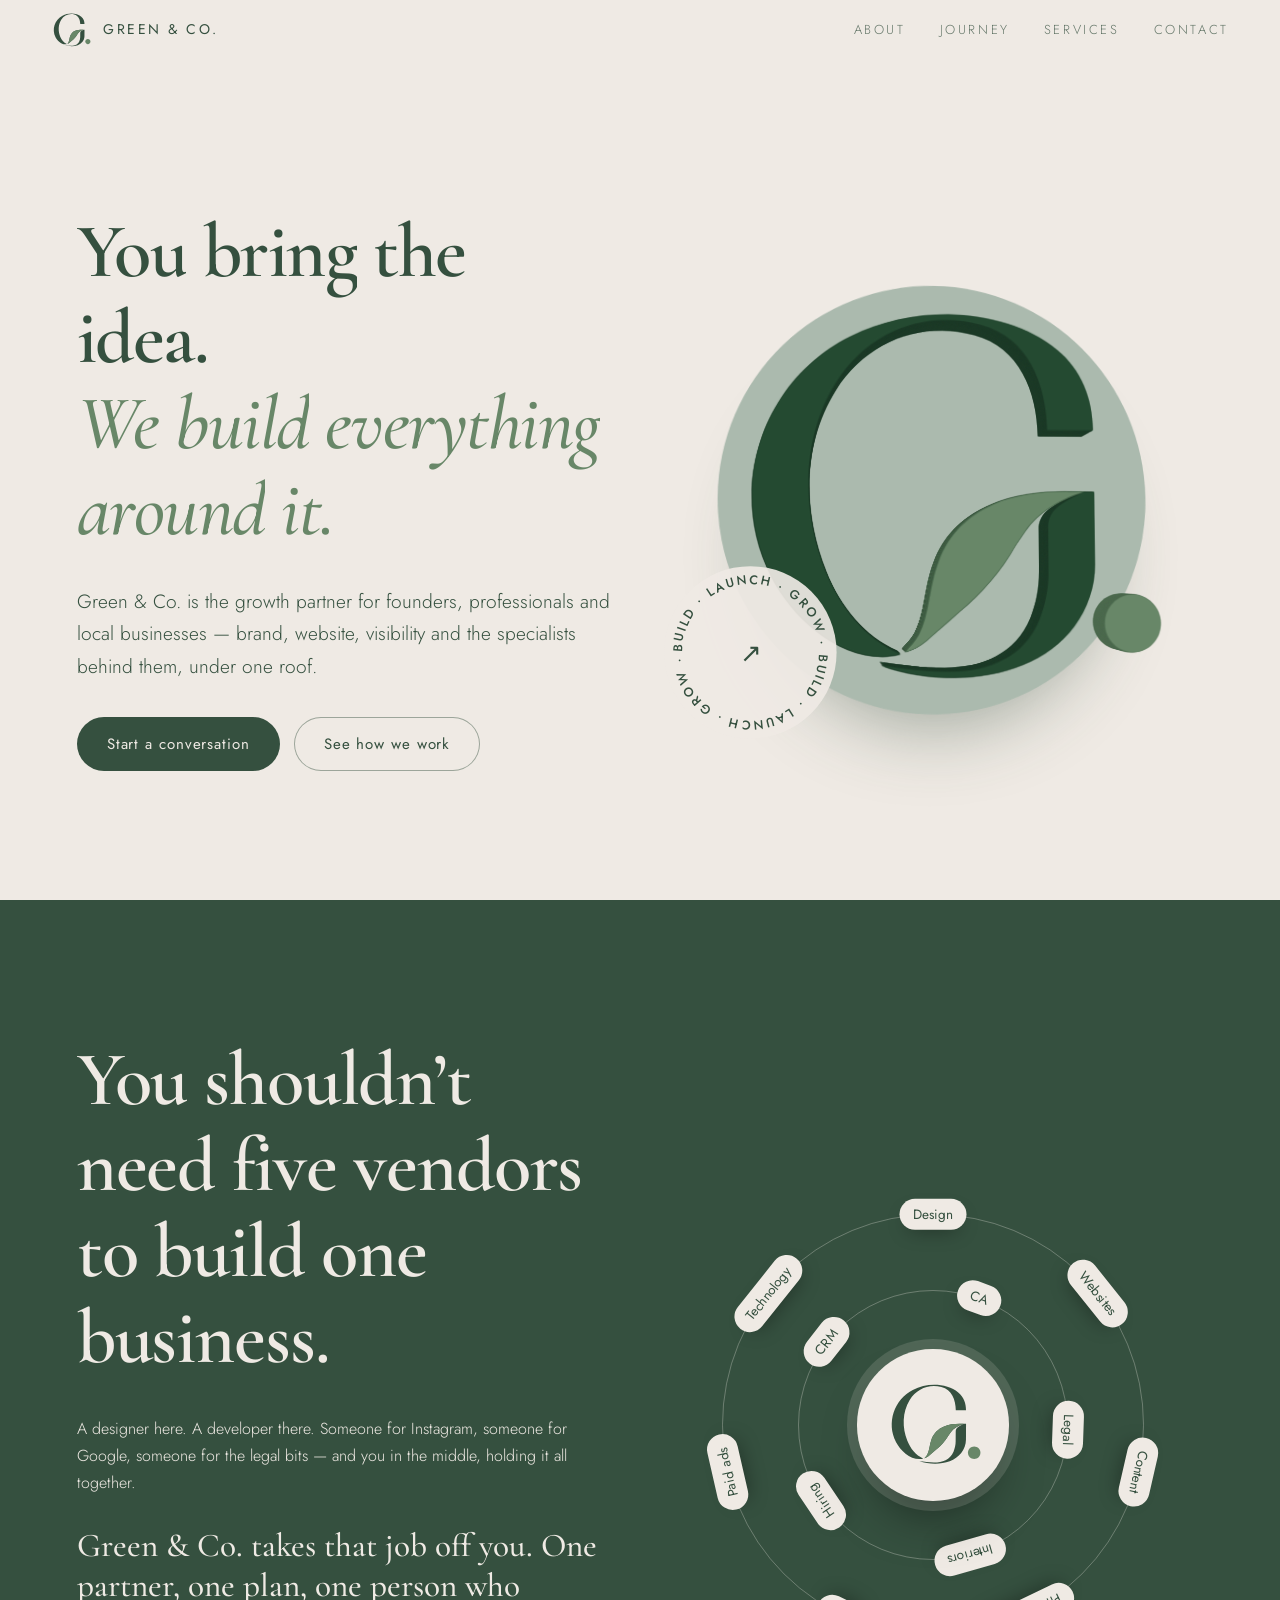
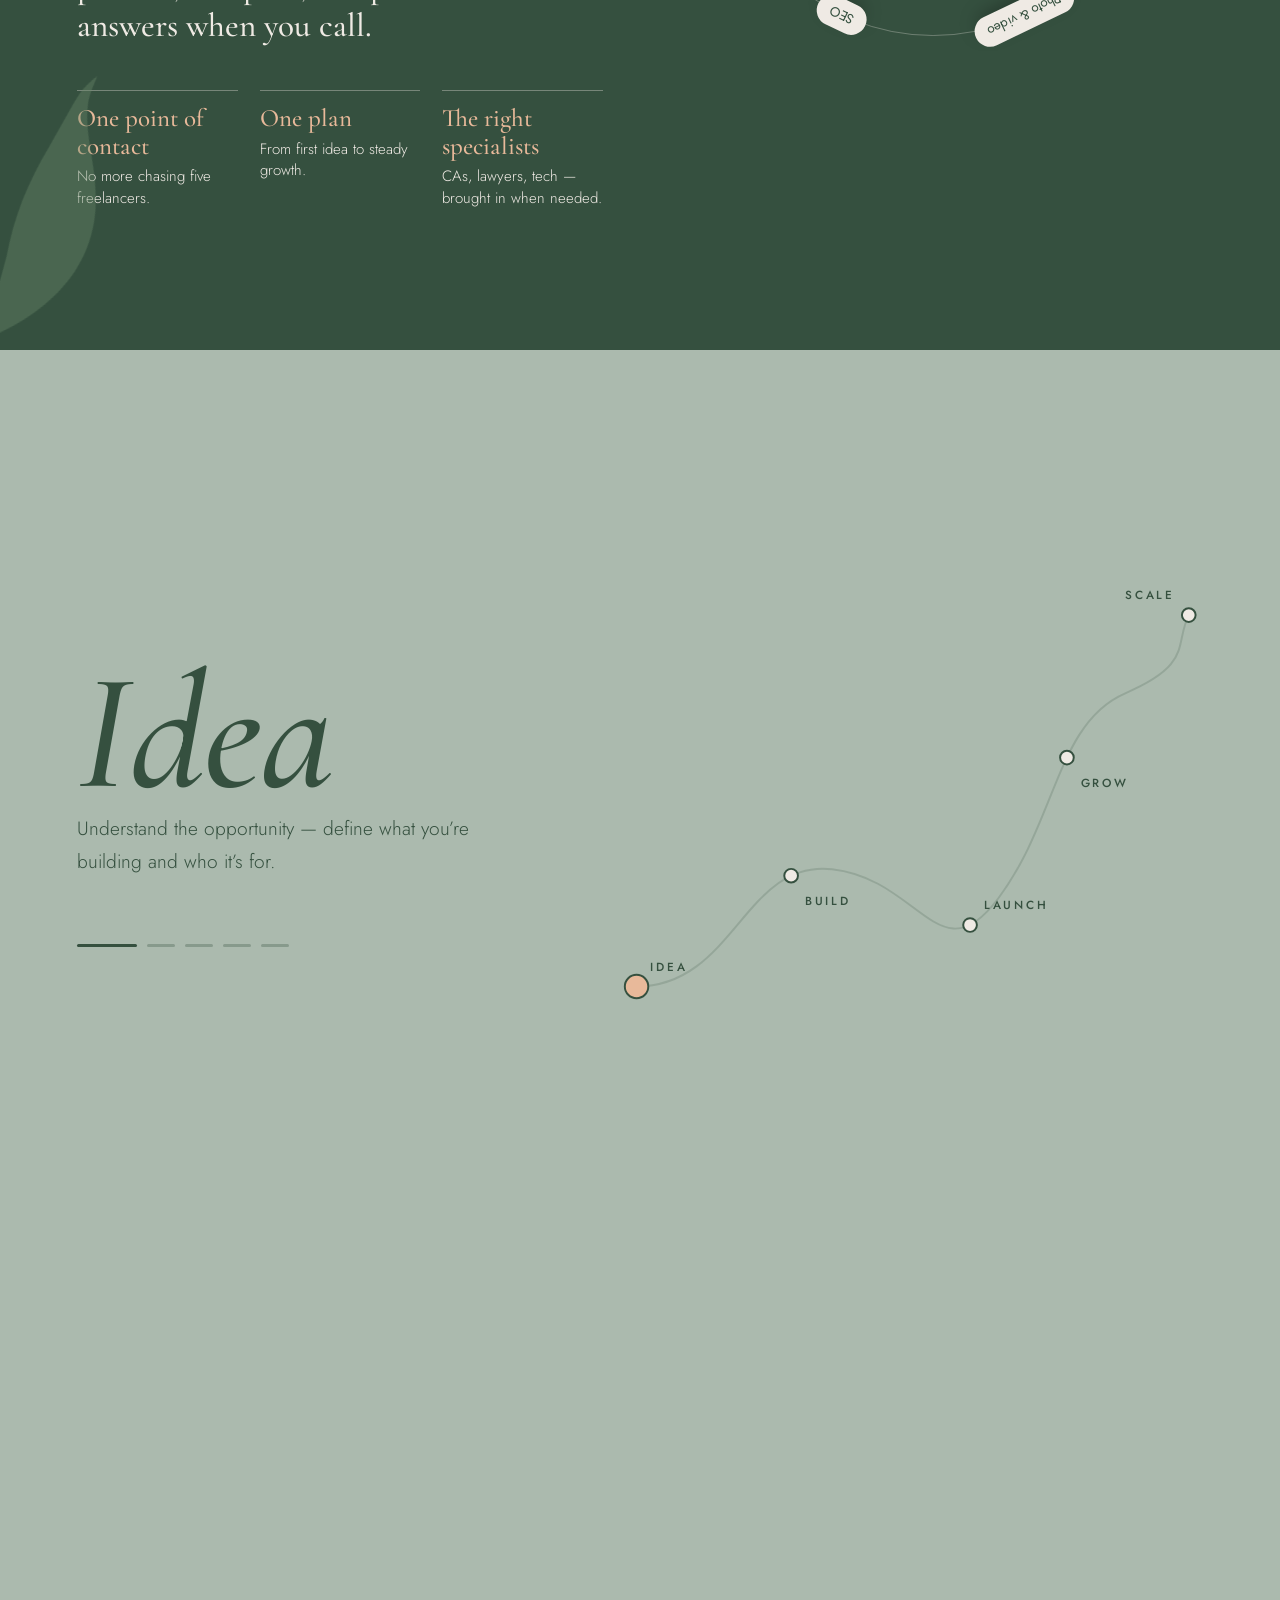
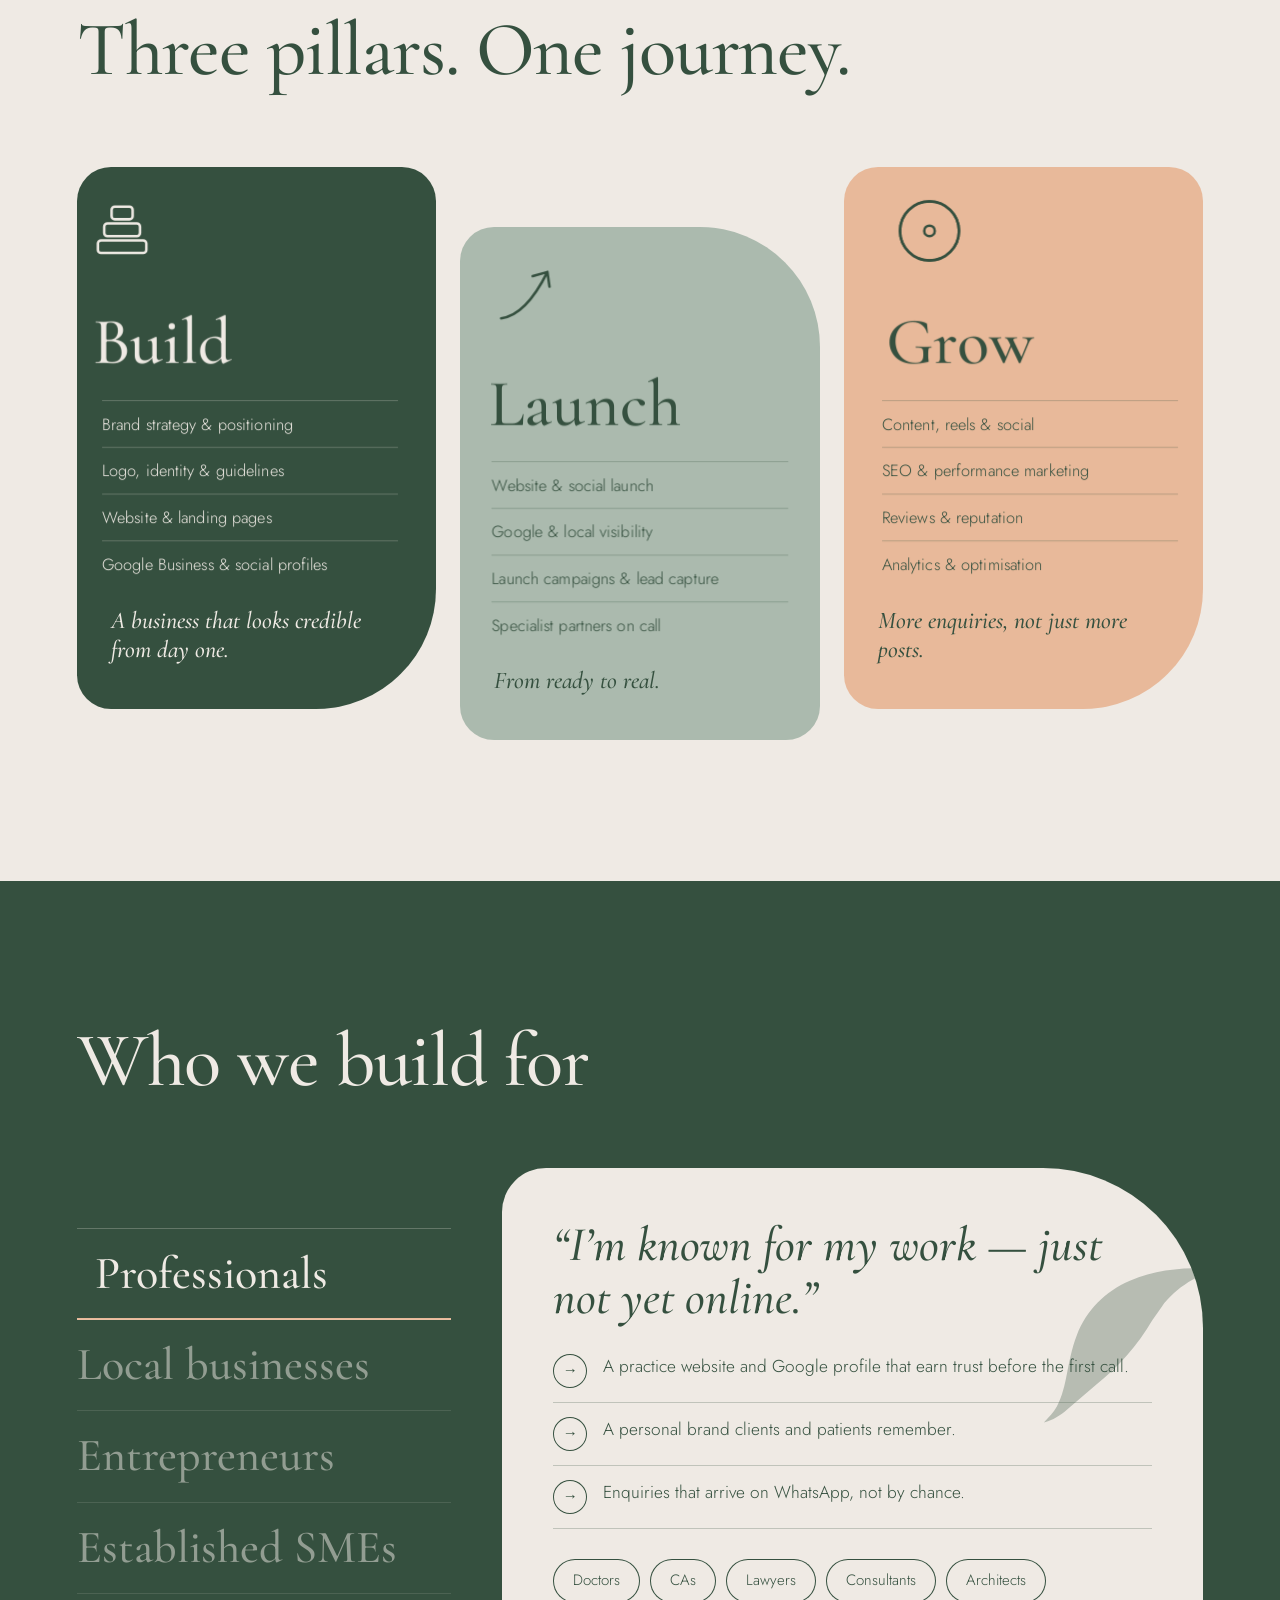
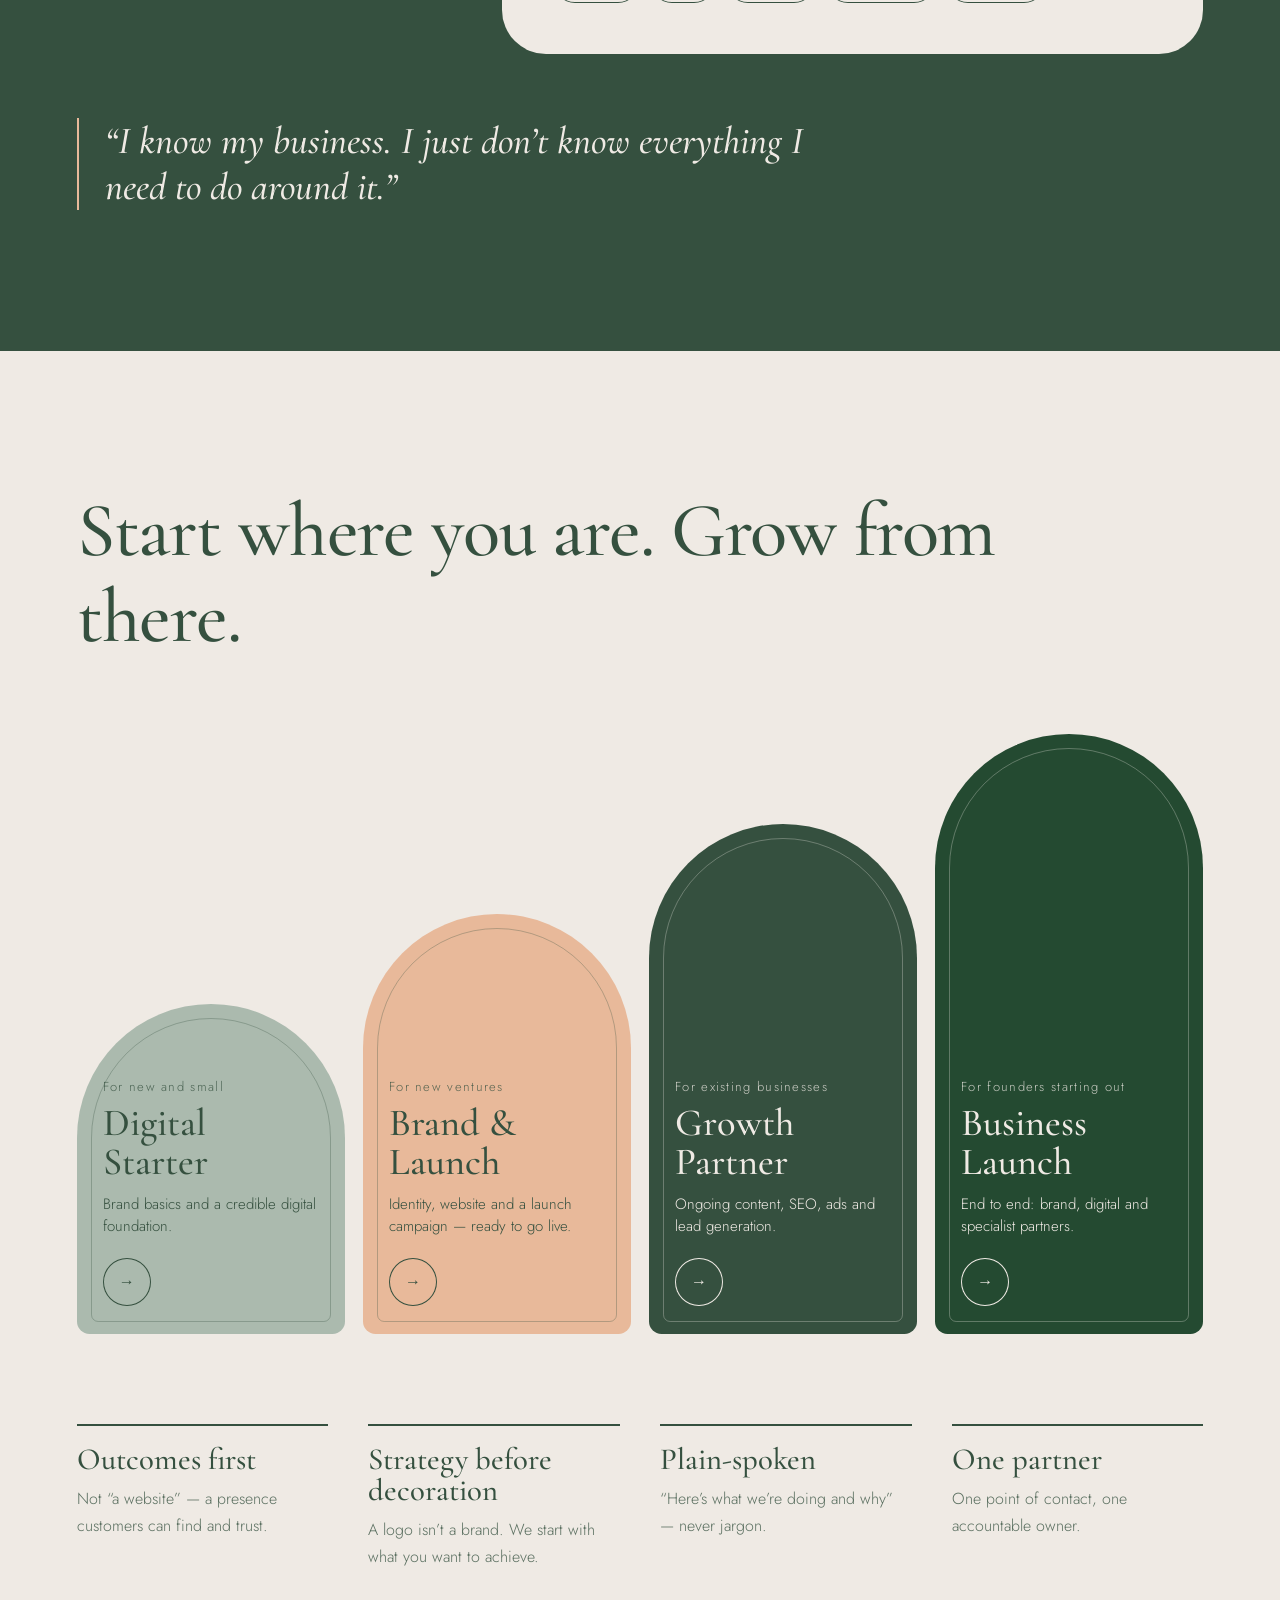
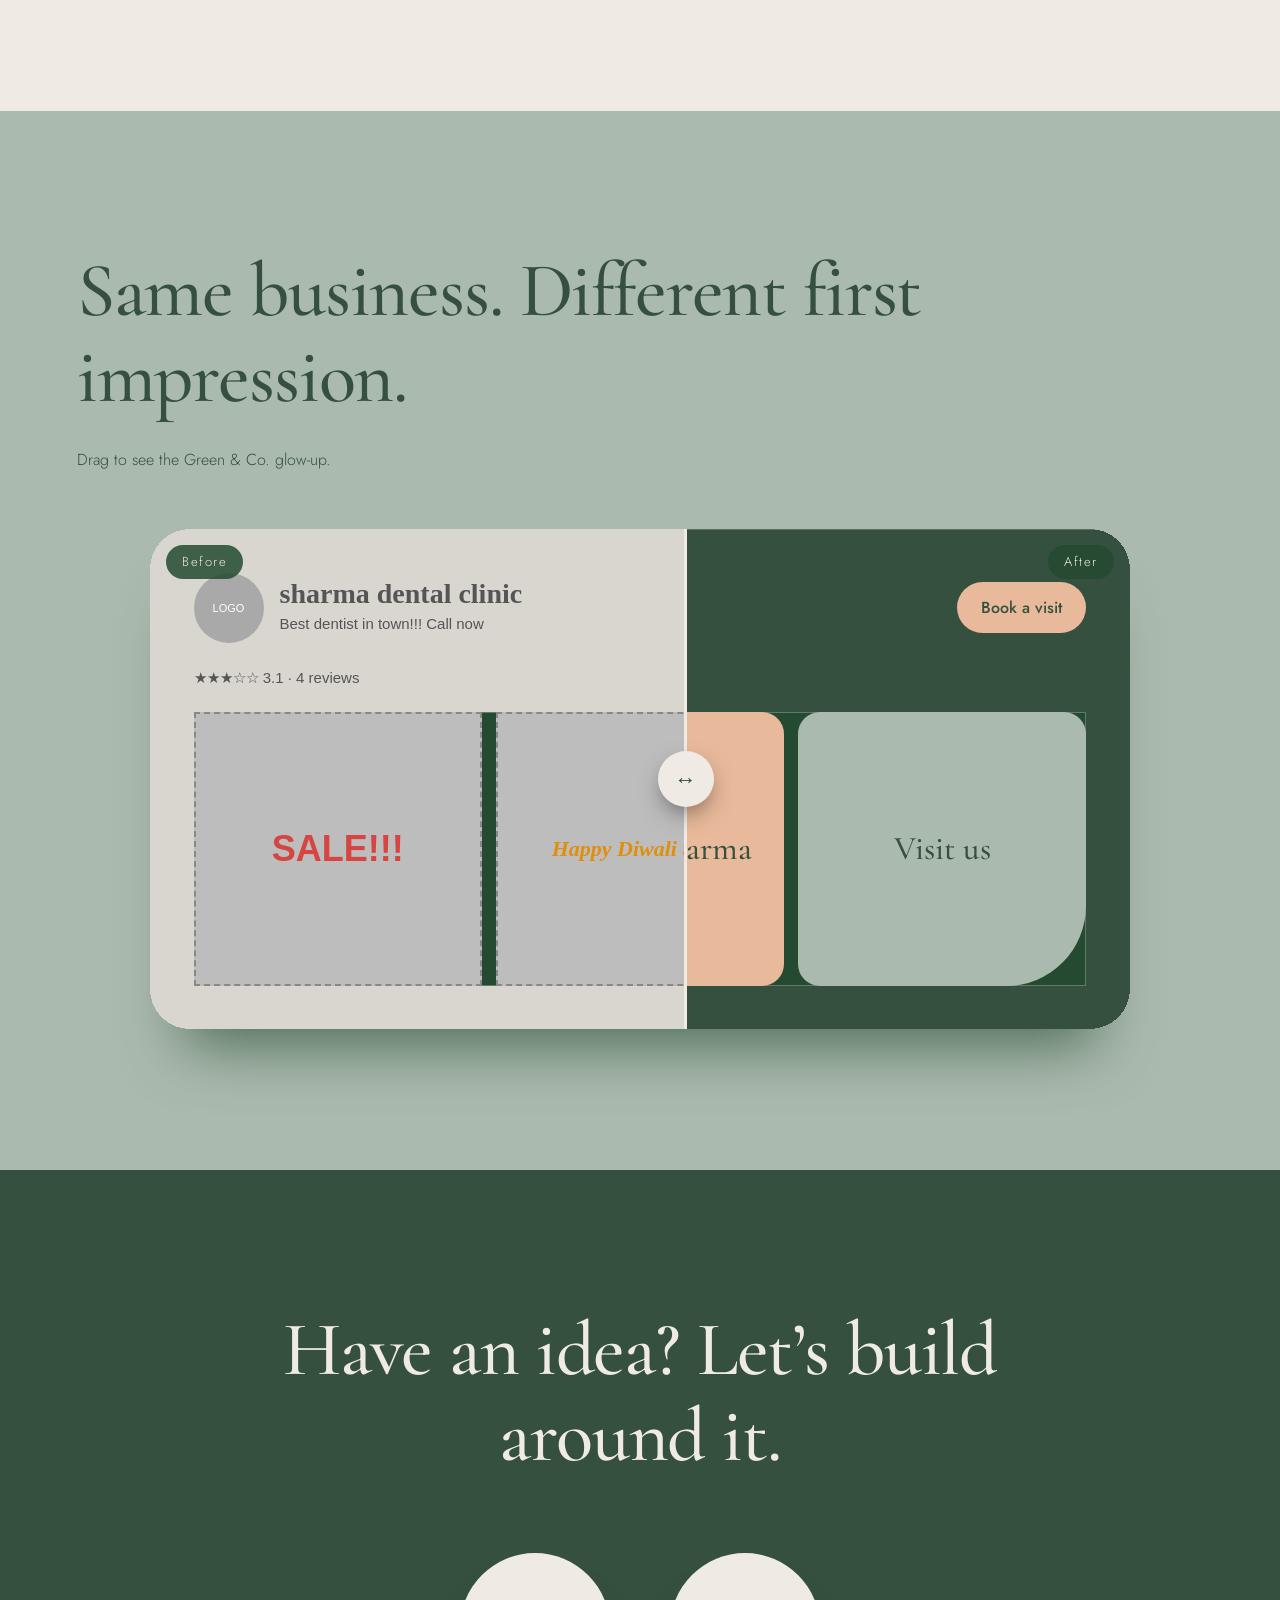
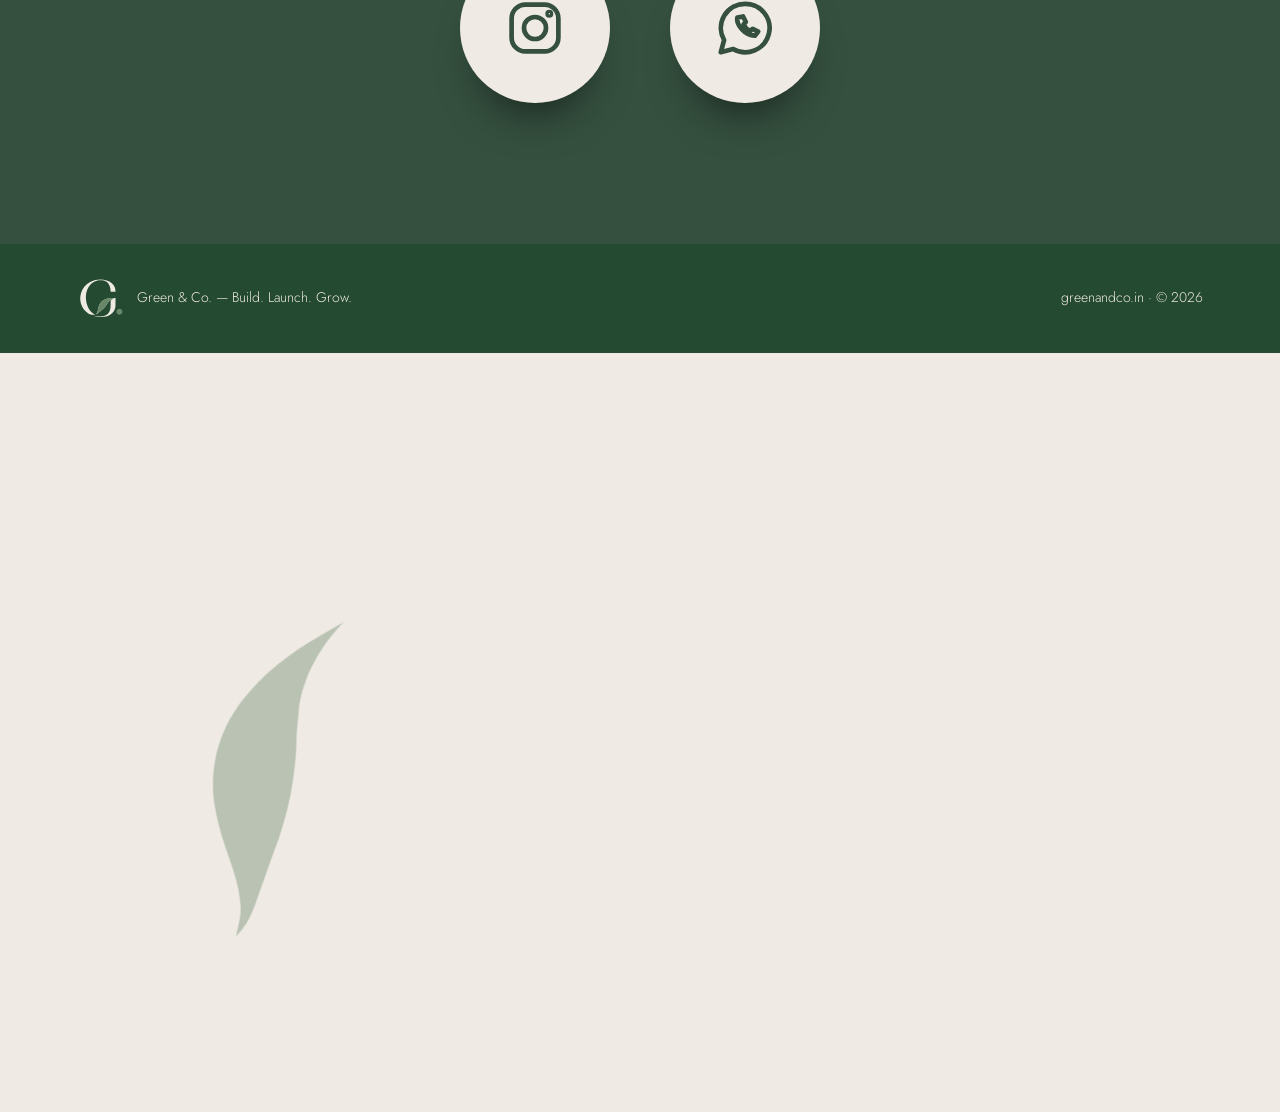
<file: index.html>
<!doctype html><html lang="en"><head><meta charset="utf-8"><meta name="viewport" content="width=device-width, initial-scale=1, viewport-fit=cover"><title>Green &amp; Co. — Build. Launch. Grow.</title><meta name="description" content="Green & Co. helps founders, professionals and small businesses build, launch and grow.">
<link rel="preconnect" href="https://fonts.googleapis.com"><link rel="preconnect" href="https://fonts.gstatic.com" crossorigin><link href="https://fonts.googleapis.com/css2?family=Cormorant+Garamond:ital,wght@0,500;0,600;1,500;1,600&family=Jost:wght@300;400;500&display=swap" rel="stylesheet">
<style>

@property --R{syntax:'<length>';inherits:true;initial-value:0px}
:root{--paper:#efeae4;--ink:#35503f;--forest:#35503f;--deep:#244a31;--leaf:#688768;--sage:#abbaae;--cream:#efeae4;--peach:#e8b99a;--ma:#35503f;--mb:#688768;box-sizing:border-box;padding-top:env(safe-area-inset-top,0px);padding-bottom:env(safe-area-inset-bottom,0px)}
:root[data-theme="dark"]{--paper:#244a31;--ink:#efeae4;--ma:#efeae4}
.dk,.dp{--ink:#efeae4;--ma:#efeae4;color:#efeae4}.dk{background:#35503f}.dp{background:#244a31}.sg{background:#abbaae;--ink:#35503f}.dk h2 em,.dp h2 em{color:var(--sage)}
*{box-sizing:border-box;margin:0}html{scroll-padding-top:env(safe-area-inset-top,0px);scroll-behavior:smooth}
body{background:var(--paper);color:var(--ink);font:300 clamp(16px,1.25vw,19px)/1.7 Jost,Futura,'Century Gothic',sans-serif;overflow-x:hidden}
h1,h2,h3,.sr{font-family:'Cormorant Garamond',Georgia,serif;font-weight:500;line-height:1.02}
a{color:inherit;text-decoration:none}:focus-visible{outline:2px solid var(--leaf);outline-offset:3px}
section,footer{position:relative;padding:clamp(80px,11vw,160px) clamp(22px,6vw,100px);overflow-x:clip}
h2{font-size:clamp(40px,6vw,88px);letter-spacing:-.015em;max-width:12em}h2 em,h1 em{font-style:italic;color:var(--leaf)}
p{max-width:33em}.mut{opacity:.8}
.w{display:inline-block;overflow:hidden;vertical-align:top;padding-bottom:.1em}.w i{display:inline-block;font-style:inherit;transform:translateY(108%);transition:transform 1.1s cubic-bezier(.2,.8,.2,1);transition-delay:calc(var(--d)*.05s)}.in .w i,.in.w i{transform:none}
.rv{opacity:0;transform:translateY(24px);transition:opacity 1.1s,transform 1.1s cubic-bezier(.2,.8,.2,1)}.rv.in{opacity:1;transform:none}
svg.m{display:block}
nav{position:fixed;top:0;left:0;right:0;z-index:50;display:flex;justify-content:space-between;align-items:center;padding:calc(12px + env(safe-area-inset-top,0px)) clamp(22px,4vw,56px) 12px;background:rgba(239,234,228,.92);color:#35503f;backdrop-filter:blur(14px);-webkit-backdrop-filter:blur(14px)}
nav .lg{display:flex;align-items:center;gap:12px;font-size:14px;letter-spacing:.18em;font-weight:400}nav .lg svg{width:40px;height:36px}
nav ul{display:flex;gap:34px;list-style:none;padding:0;font-size:13px;letter-spacing:.2em;text-transform:uppercase}nav ul a{opacity:.75;transition:opacity .3s}nav ul a:hover{opacity:1}
.bt{display:inline-flex;align-items:center;gap:12px;padding:16px 30px;border-radius:99px;background:#35503f;color:#efeae4;font:400 15px Jost,sans-serif;letter-spacing:.06em;transition:transform .3s,background .3s;border:0;cursor:pointer}.bt:hover{background:var(--deep);transform:translateY(-2px)}
.bt.gh{background:transparent;color:var(--ink);box-shadow:inset 0 0 0 1px color-mix(in srgb,var(--ink) 45%,transparent)}.bt.gh:hover{background:var(--sage)}
#pg{position:fixed;top:0;left:0;height:2px;width:100%;transform-origin:0 50%;transform:scaleX(0);background:var(--leaf);z-index:60}
.lf{position:absolute;pointer-events:none;will-change:transform;--mb:var(--sage);opacity:.45}
/* hero */
.hero{min-height:100svh;padding-top:clamp(110px,13vw,160px);padding-bottom:clamp(50px,6vw,90px);display:flex;flex-direction:column;justify-content:center;background:var(--paper)}
.hg{display:grid;grid-template-columns:1fr 1.05fr;gap:30px;align-items:center}
h1{font-size:clamp(42px,6vw,104px);letter-spacing:-.02em;font-weight:600}h1 em{display:block;font-weight:500}
.hero p{margin:28px 0 34px;font-size:clamp(17px,1.5vw,21px)}.acts{display:flex;gap:14px;flex-wrap:wrap}@keyframes spin{to{transform:rotate(360deg)}}
.rcol{margin-left:auto;width:min(100%,min(520px,62vh))}.stage{position:relative;aspect-ratio:1;width:100%;perspective:1200px;touch-action:pan-y}
.obj{position:absolute;inset:0;transform-style:preserve-3d;will-change:transform}.obj .sw{position:absolute;inset:0;transform-style:preserve-3d}
.obj .pl{position:absolute;inset:6%;border-radius:50%;background:var(--sage);transform:translateZ(-80px);box-shadow:0 60px 80px -50px rgba(53,80,63,.45)}.sl{position:absolute;left:8%;top:9%;width:84%;height:84%;overflow:visible}
.bdg{position:absolute;left:-4%;bottom:2%;width:34%;animation:spin 28s linear infinite}.bdg text{font:500 11.5px Jost;letter-spacing:.14em;fill:var(--forest)}.bdgc{position:absolute;left:-4%;bottom:2%;width:34%;aspect-ratio:1;display:grid;place-items:center;font-size:clamp(18px,2.4vw,26px);color:var(--forest)}
.mn{display:none;background:none;border:0;width:44px;height:44px;position:relative;z-index:3;color:inherit;cursor:pointer}.mn i{position:absolute;left:11px;right:11px;height:2px;background:currentColor;transition:transform .4s,top .4s}.mn i:first-child{top:18px}.mn i:last-child{top:25px}nav.open .mn i:first-child{top:21px;transform:rotate(45deg)}nav.open .mn i:last-child{top:21px;transform:rotate(-45deg)}.lg{position:relative;z-index:3}
@media(max-width:900px){.mn{display:block}nav.open{height:100vh;height:100dvh;align-items:flex-start;background:#35503f;color:#efeae4;backdrop-filter:none;-webkit-backdrop-filter:none}nav.open .lg{color:#efeae4}nav.open .lg svg{--ma:#efeae4}nav.open ul{display:flex;position:absolute;inset:0;flex-direction:column;justify-content:center;align-items:center;gap:30px;font-size:20px;z-index:2}nav.open ul a{opacity:1}}
/* glow-up */
.gu{position:relative;height:clamp(400px,46vw,500px);max-width:980px;margin:56px auto 0;border-radius:40px;overflow:hidden;--x:50%;box-shadow:0 50px 60px -35px rgba(36,74,49,.7);user-select:none}
.ly{position:absolute;inset:0}.ly.a{clip-path:inset(0 0 0 var(--x))}.mk{position:absolute;inset:0;padding:clamp(20px,3.4vw,44px);display:flex;flex-direction:column;gap:22px;justify-content:space-between}
.mk .hd{display:flex;align-items:center;gap:16px;flex-wrap:wrap}.mk .av{width:70px;height:70px;border-radius:50%;display:grid;place-items:center;flex:none}.mk .av svg{width:62%}.mk h4{font-size:clamp(22px,3vw,40px);font-weight:500;line-height:1.1}.mk .bn{margin-left:auto;padding:12px 24px;border-radius:99px}.mk .rt{font-size:15px}
.mk .t3{display:grid;grid-template-columns:repeat(3,1fr);gap:14px;flex:1}.mk .t3 div{display:grid;place-items:center;text-align:center;padding:10px}
.mk.b{background:#d9d6d0;color:#555;font-family:Arial,sans-serif}.mk.b h4{font:700 clamp(18px,2.4vw,28px) 'Times New Roman',serif;text-transform:lowercase}.mk.b .av{background:#a9a9a9;color:#fff;font-size:11px}.mk.b .bn{background:#c0392b;color:#ffe;font:700 13px Arial;border-radius:4px}.mk.b .t3 div{background:#bdbdbd;border:2px dashed #888}.mk.b .t3 div:nth-child(1){font:900 clamp(20px,3vw,36px) Impact,'Arial Black',sans-serif;color:#d64541}.mk.b .t3 div:nth-child(2){font:italic 700 clamp(15px,2vw,22px) 'Comic Sans MS',cursive;color:#e08e0b}.mk.b .t3 div:nth-child(3){font:13px 'Courier New',monospace}
.mk.a{background:#35503f;color:#efeae4;--ma:#efeae4}.mk.a .av{background:#efeae4;--ma:#35503f}.mk.a h4{font-family:'Cormorant Garamond',serif}.mk.a .bn{background:#e8b99a;color:#35503f;font-weight:500}.mk.a .rt{color:#e8b99a}.mk.a .t3 div{border-radius:22px;font:500 clamp(20px,2.6vw,34px)/1.1 'Cormorant Garamond',serif;color:#35503f}.mk.a .t3 div:nth-child(1){background:#244a31;color:#efeae4;border-radius:22px 80px 22px 22px}.mk.a .t3 div:nth-child(2){background:#e8b99a}.mk.a .t3 div:nth-child(3){background:#abbaae;border-radius:22px 22px 80px 22px}
.hdl{position:absolute;top:0;bottom:0;left:var(--x);width:3px;margin-left:-1.5px;background:#efeae4;pointer-events:none;z-index:3}.hdl:after{content:"↔";position:absolute;top:50%;left:50%;width:56px;height:56px;margin:-28px;border-radius:50%;background:#efeae4;color:#35503f;display:grid;place-items:center;font-size:22px;box-shadow:0 10px 24px -6px rgba(0,0,0,.5)}
.gu input{position:absolute;inset:0;width:100%;height:100%;opacity:0;cursor:ew-resize;z-index:4;margin:0}.tag{position:absolute;top:16px;z-index:2;padding:6px 16px;border-radius:99px;background:rgba(36,74,49,.85);color:#efeae4;font-size:13px;letter-spacing:.12em}
/* about */
.ec{display:grid;grid-template-columns:1.05fr .95fr;gap:60px;align-items:center}.ec h2{font-weight:600}.big{font:500 clamp(24px,2.6vw,38px)/1.2 'Cormorant Garamond',serif;color:#efeae4;max-width:20em;margin-top:30px}
.fx{display:grid;grid-template-columns:repeat(3,1fr);gap:22px;margin-top:44px}.fx div{padding-top:14px;border-top:1px solid rgba(239,234,228,.35);font-size:15px;line-height:1.45}.fx b{display:block;font:500 25px/1.1 'Cormorant Garamond',serif;color:var(--peach);margin-bottom:6px}
.orb{container-type:inline-size;position:relative;width:min(92vw,540px);aspect-ratio:1;margin:0 auto}
.rg{position:absolute;border-radius:50%;border:1px solid rgba(239,234,228,.3);animation:spin 80s linear infinite}.r1{inset:11%}.r2{inset:25%;animation-direction:reverse;animation-duration:60s}
.rg span{position:absolute;left:50%;top:50%;width:0;height:0;transform:rotate(var(--a)) translateY(calc(var(--R)*-1));transition:--R 2.2s cubic-bezier(.2,.8,.2,1),opacity 1s}.orb:not(.in) .rg span{--R:62cqw;opacity:0}
.rg span:nth-child(odd){transition-delay:.25s}.rg span i{position:absolute;left:0;top:0;transform:translate(-50%,-50%);white-space:nowrap;padding:.45em 1em;border-radius:99px;background:#efeae4;color:#35503f;font:400 clamp(10px,2.5cqw,14px) Jost;box-shadow:0 8px 20px -8px rgba(0,0,0,.4);animation:spin 80s linear infinite reverse}.r1 span{--R:39cqw}.r2 span{--R:25cqw}.r2 span i{animation-duration:60s;animation-direction:normal}
.ctr{position:absolute;inset:36%;border-radius:50%;background:#efeae4;--ma:#35503f;--mb:#688768;display:grid;place-items:center;box-shadow:0 0 0 10px rgba(239,234,228,.14),0 30px 50px -20px rgba(0,0,0,.5)}.ctr svg{width:64%}
/* journey */
.jr{height:480vh;padding:0;overflow:visible}.jr .st{position:sticky;top:0;height:100svh;display:grid;grid-template-columns:1fr 1.15fr;align-items:center;gap:30px;padding:0 clamp(22px,6vw,100px)}
.nm{font:italic 500 clamp(80px,13vw,200px)/.95 'Cormorant Garamond',serif;color:var(--forest);transition:opacity .45s,transform .45s}.ds{min-height:5.6em;font-size:clamp(17px,1.5vw,21px);max-width:23em;transition:opacity .45s}
.dts{display:flex;gap:10px;margin-top:24px}.dts i{height:3px;width:28px;border-radius:3px;background:rgba(53,80,63,.3);transition:.4s}.dts i.on{width:60px;background:var(--forest)}
.jr svg{width:100%;height:auto;overflow:visible}.gl{font:500 12px Jost;letter-spacing:.24em;fill:var(--forest)}
/* pillars */
.pl3{display:grid;grid-template-columns:repeat(3,1fr);gap:24px;margin-top:70px;perspective:1200px;align-items:start}
.pn{border-radius:34px 34px 120px 34px;padding:38px 34px 44px;min-height:470px;transform-style:preserve-3d;transition:transform .2s,box-shadow .4s;color:var(--ink)}.pn:nth-child(2){margin-top:60px;border-radius:34px 120px 34px 34px}.pn:hover{box-shadow:0 50px 60px -40px rgba(36,74,49,.7)}
.pn h3{font-size:clamp(52px,5vw,78px);transform:translateZ(40px);margin:26px 0 22px}.pn ul{list-style:none;padding:0;transform:translateZ(20px)}.pn li{padding:9px 0;border-top:1px solid color-mix(in srgb,var(--ink) 25%,transparent)}.pn .o{font:italic 500 24px/1.2 'Cormorant Garamond',serif;margin-top:22px}
.gy{width:74px;height:74px;transform:translateZ(60px);overflow:visible}.gy *{fill:none;stroke:currentColor;stroke-width:2.4;stroke-linecap:round;stroke-linejoin:round}
.gy .u{animation:bob 3.2s ease-in-out infinite}.gy .u:nth-child(2){animation-delay:-.4s}.gy .u:nth-child(3){animation-delay:-.8s}@keyframes bob{50%{transform:translateY(-6px)}}
.gy .rr{transform-origin:37px 37px;animation:pu 3.4s ease-out infinite}.gy .rr+.rr{animation-delay:-1.7s}@keyframes pu{from{transform:scale(.3);opacity:1}to{transform:scale(1.3);opacity:0}}
.gy .ar{stroke-dasharray:90;animation:ar 3s ease-in-out infinite}@keyframes ar{0%{stroke-dashoffset:90}60%,100%{stroke-dashoffset:0}}
/* who */
.wf{display:grid;grid-template-columns:.8fr 1.5fr;gap:clamp(24px,4vw,64px);margin-top:60px;align-items:stretch}
.wl{display:flex;flex-direction:column;justify-content:center}.wl button{all:unset;cursor:pointer;position:relative;padding:20px 0 22px;font:500 clamp(30px,3.6vw,54px)/1.05 'Cormorant Garamond',serif;opacity:.5;transition:opacity .4s,padding .5s;border-top:1px solid rgba(239,234,228,.25)}.wl button:last-child{border-bottom:1px solid rgba(239,234,228,.25)}
.wl button:hover,.wl button[aria-selected=true]{opacity:1;padding-left:18px}.wl button:focus-visible{outline:2px solid var(--peach)}.wl button:after{content:"";position:absolute;left:0;bottom:-1px;height:2px;width:0;background:var(--peach)}.wl button[aria-selected=true]:after{animation:pb 6s linear forwards}.wf.pz .wl button:after{animation-play-state:paused}@keyframes pb{to{width:100%}}
.wp{position:relative;overflow:hidden;min-height:480px;border-radius:44px 160px 44px 44px;padding:clamp(28px,4vw,56px);display:flex;flex-direction:column;justify-content:space-between;gap:28px;background:#efeae4;color:#35503f;--ink:#35503f;transition:background .7s,color .7s}
.wp .lf{width:62%;right:-14%;top:-18%;opacity:.3;--mb:currentColor;transition:transform 1.2s cubic-bezier(.2,.8,.2,1)}.wp .bd{position:relative;transition:opacity .35s,transform .35s;display:flex;flex-direction:column;gap:30px;height:100%;justify-content:space-between}.wp.sw2 .bd{opacity:0;transform:translateY(14px)}
.wp .q{font:italic 500 clamp(30px,3.8vw,56px)/1.08 'Cormorant Garamond',serif;max-width:14em}.wp ul{list-style:none;padding:0;display:grid;gap:14px}.wp li{display:flex;gap:16px;align-items:flex-start;font-size:clamp(16px,1.35vw,20px);line-height:1.45;padding-bottom:14px;border-bottom:1px solid color-mix(in srgb,currentColor 25%,transparent)}.wp li:before{content:"→";flex:none;width:34px;height:34px;border-radius:50%;box-shadow:inset 0 0 0 1px currentColor;display:grid;place-items:center;font-size:15px}
.wp .tg{display:flex;flex-wrap:wrap;gap:10px}.wp .tg span{padding:9px 20px;border-radius:99px;box-shadow:inset 0 0 0 1px currentColor;font-size:15px}
.t0{background:#efeae4;color:#35503f}.t1{background:#e8b99a;color:#35503f}.t2{background:#abbaae;color:#35503f}.t3{background:#244a31;color:#efeae4;box-shadow:inset 0 0 0 1px rgba(239,234,228,.3)}
blockquote{margin-top:64px;padding-left:26px;border-left:2px solid var(--peach);font:italic 500 clamp(24px,3vw,42px)/1.2 'Cormorant Garamond',serif;max-width:20em}
/* ways */
.st4{display:flex;align-items:flex-end;gap:18px;margin-top:70px}.ar4{position:relative;flex:1;min-height:var(--h);border-radius:300px 300px 28px 28px;padding:30px 26px 28px;display:flex;flex-direction:column;justify-content:flex-end;color:var(--ink);transition:transform .6s cubic-bezier(.2,.8,.2,1),min-height .6s}
.ar4:before{content:"";position:absolute;inset:14px 14px auto;height:calc(100% - 28px);border-radius:300px 300px 18px 18px;border:1px solid color-mix(in srgb,var(--ink) 30%,transparent);pointer-events:none}.ar4:hover{transform:translateY(-14px)}
.ar4 small{font-size:13px;letter-spacing:.1em;opacity:.8}.ar4 h3{font-size:clamp(30px,3vw,46px);margin:6px 0 10px}.ar4 p{font-size:15px;line-height:1.5}.ar4 .go{margin-top:20px;width:48px;height:48px;border-radius:50%;box-shadow:inset 0 0 0 1px currentColor;display:grid;place-items:center;transition:.4s}.ar4:hover .go{background:var(--ink);color:var(--paper);transform:rotate(-45deg)}
.pr4{display:grid;grid-template-columns:repeat(4,1fr);gap:40px;margin-top:90px}.pr4 h3{font-size:clamp(26px,2.4vw,36px);margin-bottom:10px}.pr4 div{padding-top:18px;border-top:2px solid var(--forest)}
/* vision */
/* contact */
.ct{text-align:center;display:flex;flex-direction:column;align-items:center}.ct h2{max-width:11em}.ics{display:flex;gap:clamp(26px,5vw,60px);margin-top:70px;justify-content:center}
.ics a{width:clamp(110px,14vw,150px);aspect-ratio:1;border-radius:50%;background:#efeae4;color:#35503f;display:grid;place-items:center;transition:transform .5s cubic-bezier(.2,.8,.2,1),background .4s;box-shadow:0 30px 40px -20px rgba(0,0,0,.5)}.ics a:hover{transform:translateY(-10px) rotate(-8deg) scale(1.06);background:var(--peach)}.ics svg{width:44%;fill:none;stroke:currentColor;stroke-width:1.7;stroke-linecap:round;stroke-linejoin:round}
footer{padding-top:34px;padding-bottom:34px;display:flex;justify-content:space-between;gap:20px;flex-wrap:wrap;align-items:center;font-size:14px}footer svg{width:46px;height:41px}
@media(max-width:900px){nav ul{display:none}.hg,.ec,.jr .st{grid-template-columns:1fr}.rcol{margin:20px auto 0;width:min(90vw,440px)}.mk .bn{display:none}.mk .t3 div:nth-child(3){display:none}.mk .t3{grid-template-columns:1fr 1fr}.cap{height:3.4em}.pl3,.pr4,.wf,.fx{grid-template-columns:1fr}.wl{flex-direction:row;flex-wrap:wrap;gap:2px 22px}.wl button{font-size:28px;padding:8px 0 10px;border:0!important}.wl button:after{bottom:2px}.gl{font-size:21px}.jr .st{padding-top:76px}.wp{border-radius:36px 100px 36px 36px;min-height:0}.pn:nth-child(2){margin-top:0}.pn{min-height:0}.st4{flex-direction:column;align-items:stretch}.ar4{min-height:0;padding-top:130px}.chn{grid-template-columns:1fr;gap:26px}.chn:before{display:none}.jr .st{align-content:center;gap:0}.jr svg{margin-top:16px}}
@media(prefers-reduced-motion:reduce){*{animation:none!important;transition:none!important}.rv{opacity:1;transform:none}.w i{transform:none}.ln .pa{stroke-dashoffset:0}.ln .nd{opacity:1}html{scroll-behavior:auto}}
</style></head><body>
<svg width="0" height="0" style="position:absolute" aria-hidden="true"><defs><g id="g"><path d="M 563.394531 407.222656 C 507.007812 392.765625 452.476562 416.074219 421.503906 465.4375 C 387.660156 519.382812 387.433594 590.4375 410.90625 648.621094 C 425.042969 683.671875 448.03125 712.960938 482.5625 728.476562 C 431.519531 740.601562 381.183594 695.292969 359.847656 653.292969 C 316.710938 568.375 350.78125 464.289062 435.28125 420.539062 C 482.554688 396.0625 538.964844 390.503906 590.382812 405.867188 C 608.71875 411.347656 624.695312 419.523438 639.238281 431.347656 C 664.027344 451.507812 674.269531 480.152344 674.089844 511.339844 L 628.292969 511.363281 C 627.824219 465.40625 610.757812 419.371094 563.394531 407.222656 " style="fill:var(--ma)"/><path d="M 636.070312 588.609375 C 643.378906 582.25 654.828125 576.613281 663.867188 572.558594 C 640.863281 578.535156 618.800781 591.394531 605.054688 610.894531 L 595.570312 624.34375 C 580.769531 649.621094 561.949219 670.753906 539.152344 689.007812 L 510.558594 713.4375 C 503.777344 719.230469 496.558594 724.132812 487.304688 726.417969 C 492.230469 720.839844 497.105469 716.433594 500.28125 710.433594 C 511.398438 689.425781 509.691406 666.695312 520.210938 639.324219 C 529.886719 614.15625 548.550781 595.417969 573.203125 584.875 C 597.023438 574.6875 621.800781 572.0625 647.867188 572.203125 L 674.335938 572.34375 L 673.925781 643.730469 C 673.800781 665.601562 665.820312 686.445312 652.660156 703.496094 C 611.925781 756.265625 523.695312 761.40625 464.605469 739.085938 C 486.746094 742.496094 507.683594 745.65625 529.835938 745.882812 C 567.925781 745.988281 602.65625 733.207031 618.082031 696.9375 C 624.296875 682.324219 627.597656 666.914062 627.6875 650.703125 L 627.929688 606.535156 C 627.964844 599.675781 630.894531 593.117188 636.070312 588.609375 " style="fill:var(--ma)"/></g><g id="lf"><path d="M 664.460938 572.289062 C 643.039062 577.648438 618.660156 591.601562 605.050781 610.898438 L 595.570312 624.351562 C 580.769531 649.621094 561.949219 670.75 539.148438 689.011719 L 510.558594 713.441406 C 503.78125 719.230469 496.558594 724.128906 487.308594 726.421875 C 492.230469 720.839844 497.101562 716.429688 500.28125 710.429688 C 511.398438 689.429688 509.691406 666.699219 520.210938 639.320312 C 529.878906 614.148438 548.550781 595.421875 573.199219 584.878906 C 597.019531 574.691406 621.800781 572.058594 647.871094 572.199219 Z M 664.460938 572.289062 " style="fill:var(--mb)"/></g><g id="dt"><path d="M 738.859375 701.542969 C 738.859375 717.015625 726.316406 729.558594 710.84375 729.558594 C 695.371094 729.558594 682.824219 717.015625 682.824219 701.542969 C 682.824219 686.070312 695.371094 673.527344 710.84375 673.527344 C 726.316406 673.527344 738.859375 686.070312 738.859375 701.542969 " style="fill:var(--md,var(--mb))"/></g></defs></svg><div id="pg"></div>
<nav><a class="lg" href="#top" aria-label="Green & Co. home"><svg class="m" viewBox="310.7 384.5 434.1 382.9"><use href="#g"/><use href="#lf"/><use href="#dt"/></svg>GREEN &amp; CO.</a><ul><li><a href="#about">About</a></li><li><a href="#journey">Journey</a></li><li><a href="#work">Services</a></li><li><a href="#talk">Contact</a></li></ul><button class="mn" id="mn" aria-label="Menu" aria-expanded="false"><i></i><i></i></button></nav>

<section class="hero" id="top">
<div class="hg"><div><h1 class="sp">You bring the idea.<em>We build everything around it.</em></h1><p class="rv">Green &amp; Co. is the growth partner for founders, professionals and local businesses — brand, website, visibility and the specialists behind them, under one roof.</p><div class="acts rv in"><a class="bt" href="#talk">Start a conversation</a><a class="bt gh" href="#journey">See how we work</a></div></div>
<div class="rcol"><div class="stage" id="stg"><div class="obj" id="obj"><div class="sw"><div class="pl"></div><svg class="sl" viewBox="310.7 384.5 434.1 382.9" style="transform:translateZ(-26.0px);--ma:#1a3825;--mb:#4a684c"><use href="#g"/><use href="#lf"/><use href="#dt"/></svg><svg class="sl" viewBox="310.7 384.5 434.1 382.9" style="transform:translateZ(-23.3px);--ma:#1a3825;--mb:#4a684c"><use href="#g"/><use href="#lf"/><use href="#dt"/></svg><svg class="sl" viewBox="310.7 384.5 434.1 382.9" style="transform:translateZ(-20.5px);--ma:#1a3825;--mb:#4a684c"><use href="#g"/><use href="#lf"/><use href="#dt"/></svg><svg class="sl" viewBox="310.7 384.5 434.1 382.9" style="transform:translateZ(-17.8px);--ma:#1a3825;--mb:#4a684c"><use href="#g"/><use href="#lf"/><use href="#dt"/></svg><svg class="sl" viewBox="310.7 384.5 434.1 382.9" style="transform:translateZ(-15.1px);--ma:#1a3825;--mb:#4a684c"><use href="#g"/><use href="#lf"/><use href="#dt"/></svg><svg class="sl" viewBox="310.7 384.5 434.1 382.9" style="transform:translateZ(-12.3px);--ma:#1a3825;--mb:#4a684c"><use href="#g"/><use href="#lf"/><use href="#dt"/></svg><svg class="sl" viewBox="310.7 384.5 434.1 382.9" style="transform:translateZ(-9.6px);--ma:#1a3825;--mb:#4a684c"><use href="#g"/><use href="#lf"/><use href="#dt"/></svg><svg class="sl" viewBox="310.7 384.5 434.1 382.9" style="transform:translateZ(-6.8px);--ma:#1a3825;--mb:#4a684c"><use href="#g"/><use href="#lf"/><use href="#dt"/></svg><svg class="sl" viewBox="310.7 384.5 434.1 382.9" style="transform:translateZ(-4.1px);--ma:#1a3825;--mb:#4a684c"><use href="#g"/><use href="#lf"/><use href="#dt"/></svg><svg class="sl" viewBox="310.7 384.5 434.1 382.9" style="transform:translateZ(-1.4px);--ma:#1a3825;--mb:#4a684c"><use href="#g"/><use href="#lf"/><use href="#dt"/></svg><svg class="sl" viewBox="310.7 384.5 434.1 382.9" style="transform:translateZ(1.4px);--ma:#1a3825;--mb:#4a684c"><use href="#g"/><use href="#lf"/><use href="#dt"/></svg><svg class="sl" viewBox="310.7 384.5 434.1 382.9" style="transform:translateZ(4.1px);--ma:#1a3825;--mb:#4a684c"><use href="#g"/><use href="#lf"/><use href="#dt"/></svg><svg class="sl" viewBox="310.7 384.5 434.1 382.9" style="transform:translateZ(6.8px);--ma:#1a3825;--mb:#4a684c"><use href="#g"/><use href="#lf"/><use href="#dt"/></svg><svg class="sl" viewBox="310.7 384.5 434.1 382.9" style="transform:translateZ(9.6px);--ma:#1a3825;--mb:#4a684c"><use href="#g"/><use href="#lf"/><use href="#dt"/></svg><svg class="sl" viewBox="310.7 384.5 434.1 382.9" style="transform:translateZ(12.3px);--ma:#1a3825;--mb:#4a684c"><use href="#g"/><use href="#lf"/><use href="#dt"/></svg><svg class="sl" viewBox="310.7 384.5 434.1 382.9" style="transform:translateZ(15.1px);--ma:#1a3825;--mb:#4a684c"><use href="#g"/><use href="#lf"/><use href="#dt"/></svg><svg class="sl" viewBox="310.7 384.5 434.1 382.9" style="transform:translateZ(17.8px);--ma:#1a3825;--mb:#4a684c"><use href="#g"/><use href="#lf"/><use href="#dt"/></svg><svg class="sl" viewBox="310.7 384.5 434.1 382.9" style="transform:translateZ(20.5px);--ma:#1a3825;--mb:#4a684c"><use href="#g"/><use href="#lf"/><use href="#dt"/></svg><svg class="sl" viewBox="310.7 384.5 434.1 382.9" style="transform:translateZ(23.3px);--ma:#1a3825;--mb:#4a684c"><use href="#g"/><use href="#lf"/><use href="#dt"/></svg><svg class="sl" viewBox="310.7 384.5 434.1 382.9" style="transform:translateZ(26.0px);--ma:#244a31;--mb:#688768"><use href="#g"/><use href="#lf"/><use href="#dt"/></svg></div></div><svg class="bdg" viewBox="0 0 160 160" aria-hidden="true"><defs><path id="cp" d="M80 80m-62 0a62 62 0 1 1 124 0a62 62 0 1 1-124 0"/></defs><circle cx="80" cy="80" r="78" fill="#efeae4" opacity=".92"/><text><textPath href="#cp" textLength="385" lengthAdjust="spacing">BUILD · LAUNCH · GROW · BUILD · LAUNCH · GROW ·</textPath></text></svg><div class="bdgc" aria-hidden="true">↗</div></div></div></div></section>

<section class="dk" id="about"><svg class="lf" data-par=".07" viewBox="310.7 384.5 434.1 382.9" style="width:46vw;left:-14vw;bottom:-10vw;transform:rotate(160deg);--mb:#688768;opacity:.4"><use href="#lf"/></svg>
<div class="ec"><div><h2 class="sp">You shouldn’t need five vendors to build one business.</h2><p class="rv mut" style="margin-top:30px">A designer here. A developer there. Someone for Instagram, someone for Google, someone for the legal bits — and you in the middle, holding it all together.</p><p class="big rv">Green &amp; Co. takes that job off you. One partner, one plan, one person who answers when you call.</p><div class="fx rv"><div><b>One point of contact</b>No more chasing five freelancers.</div><div><b>One plan</b>From first idea to steady growth.</div><div><b>The right specialists</b>CAs, lawyers, tech — brought in when needed.</div></div></div>
<div class="orb" aria-label="Green & Co. at the centre of designers, developers, marketers and specialist partners"><div class="rg r1"><span style="--a:0.0deg"><i>Design</i></span><span style="--a:51.4deg"><i>Websites</i></span><span style="--a:102.9deg"><i>Content</i></span><span style="--a:154.3deg"><i>Photo & video</i></span><span style="--a:205.7deg"><i>SEO</i></span><span style="--a:257.1deg"><i>Paid ads</i></span><span style="--a:308.6deg"><i>Technology</i></span></div><div class="rg r2"><span style="--a:20.0deg"><i>CA</i></span><span style="--a:92.0deg"><i>Legal</i></span><span style="--a:164.0deg"><i>Interiors</i></span><span style="--a:236.0deg"><i>Hiring</i></span><span style="--a:308.0deg"><i>CRM</i></span></div><div class="ctr"><svg class="m" viewBox="310.7 384.5 434.1 382.9"><use href="#g"/><use href="#lf"/><use href="#dt"/></svg></div></div></div></section>

<section class="jr sg" id="journey"><div class="st"><div><div class="nm" id="nm">Idea</div><p class="ds" id="ds"></p><div class="dts" id="dts"></div></div>
<svg viewBox="0 0 600 460" role="img" aria-label="Idea, Build, Launch, Grow, Scale"><path id="lp" d="M20 420C120 420 130 290 220 300S330 410 390 330S450 150 520 120S570 70 585 40" fill="none" stroke="rgba(53,80,63,.18)" stroke-width="2"/><path id="lq" d="M20 420C120 420 130 290 220 300S330 410 390 330S450 150 520 120S570 70 585 40" fill="none" stroke="#35503f" stroke-width="3" stroke-linecap="round"/><g id="pts"></g><circle id="hd" r="12" fill="#e8b99a" stroke="#35503f" stroke-width="2"/></svg></div></section>

<section id="work"><h2 class="sp">Three pillars. One journey.</h2><div class="pl3">
<div class="pn tl" style="background:#35503f;--ink:#efeae4"><svg class="gy" viewBox="0 0 74 74"><rect class="u" x="14" y="46" width="46" height="12" rx="3"/><rect class="u" x="20" y="30" width="34" height="12" rx="3"/><rect class="u" x="27" y="14" width="20" height="12" rx="3"/></svg><h3>Build</h3><ul><li>Brand strategy &amp; positioning</li><li>Logo, identity &amp; guidelines</li><li>Website &amp; landing pages</li><li>Google Business &amp; social profiles</li></ul><p class="o">A business that looks credible from day one.</p></div>
<div class="pn tl" style="background:#abbaae"><svg class="gy" viewBox="0 0 74 74"><path class="ar" d="M14 60C30 58 44 44 58 16M58 16l-14 4M58 16l2 14"/></svg><h3>Launch</h3><ul><li>Website &amp; social launch</li><li>Google &amp; local visibility</li><li>Launch campaigns &amp; lead capture</li><li>Specialist partners on call</li></ul><p class="o">From ready to real.</p></div>
<div class="pn tl" style="background:#e8b99a"><svg class="gy" viewBox="0 0 74 74"><circle cx="37" cy="37" r="5"/><circle class="rr" cx="37" cy="37" r="28"/><circle class="rr" cx="37" cy="37" r="28"/></svg><h3>Grow</h3><ul><li>Content, reels &amp; social</li><li>SEO &amp; performance marketing</li><li>Reviews &amp; reputation</li><li>Analytics &amp; optimisation</li></ul><p class="o">More enquiries, not just more posts.</p></div></div></section>

<section class="dk"><h2 class="sp">Who we build for</h2><div class="wf" id="wf"><div class="wl" role="tablist" aria-label="Who we build for"><button role="tab" aria-selected="true">Professionals</button><button role="tab" aria-selected="false">Local businesses</button><button role="tab" aria-selected="false">Entrepreneurs</button><button role="tab" aria-selected="false">Established SMEs</button></div>
<div class="wp t0" id="wp" role="tabpanel"><svg class="lf" viewBox="310.7 384.5 434.1 382.9"><use href="#lf"/></svg><div class="bd"><p class="q" id="wq"></p><ul id="wb"></ul><div class="tg" id="wt"></div></div></div></div>
<blockquote class="rv">“I know my business. I just don’t know everything I need to do around it.”</blockquote></section>

<section id="ways"><h2 class="sp">Start where you are. Grow from there.</h2><div class="st4 rv"><a class="ar4" href="#talk" style="--h:330px;background:#abbaae;--ink:#35503f;--paper:#efeae4"><small>For new and small</small><h3>Digital Starter</h3><p>Brand basics and a credible digital foundation.</p><span class="go">→</span></a><a class="ar4" href="#talk" style="--h:420px;background:#e8b99a;--ink:#35503f;--paper:#efeae4"><small>For new ventures</small><h3>Brand &amp; Launch</h3><p>Identity, website and a launch campaign — ready to go live.</p><span class="go">→</span></a><a class="ar4" href="#talk" style="--h:510px;background:#35503f;--ink:#efeae4;--paper:#244a31"><small>For existing businesses</small><h3>Growth Partner</h3><p>Ongoing content, SEO, ads and lead generation.</p><span class="go">→</span></a><a class="ar4" href="#talk" style="--h:600px;background:#244a31;--ink:#efeae4;--paper:#244a31"><small>For founders starting out</small><h3>Business Launch</h3><p>End to end: brand, digital and specialist partners.</p><span class="go">→</span></a></div>
<div class="pr4"><div class="rv"><h3>Outcomes first</h3><p class="mut">Not “a website” — a presence customers can find and trust.</p></div><div class="rv"><h3>Strategy before decoration</h3><p class="mut">A logo isn’t a brand. We start with what you want to achieve.</p></div><div class="rv"><h3>Plain-spoken</h3><p class="mut">“Here’s what we’re doing and why” — never jargon.</p></div><div class="rv"><h3>One partner</h3><p class="mut">One point of contact, one accountable owner.</p></div></div></section>

<section class="sg" id="glow"><h2 class="sp">Same business. Different first impression.</h2><p class="rv" style="margin-top:22px">Drag to see the Green &amp; Co. glow-up.</p><div class="gu" id="gu"><div class="ly b"><div class="mk b"><div class="hd"><span class="av">LOGO</span><div><h4>sharma dental clinic</h4><span class="rt">Best dentist in town!!! Call now</span></div><span class="bn">CLICK HERE</span></div><div class="rt">★★★☆☆ 3.1 · 4 reviews</div><div class="t3"><div>SALE!!!</div><div>Happy Diwali to all</div><div>Open 10 to 8, closed sunday maybe</div></div></div></div>
<div class="ly a"><div class="mk a"><div class="hd"><span class="av"><svg class="m" viewBox="310.7 384.5 434.1 382.9"><use href="#g"/><use href="#lf"/><use href="#dt"/></svg></span><div><h4>Sharma Dental Clinic</h4><span class="rt">Gentle care. Confident smiles.</span></div><span class="bn">Book a visit</span></div><div class="rt">★ 4.9 · 212 reviews</div><div class="t3"><div>Smile design</div><div>Meet Dr. Sharma</div><div>Visit us</div></div></div></div>
<span class="tag" style="left:16px">Before</span><span class="tag" style="right:16px">After</span><div class="hdl"></div><input type="range" min="0" max="100" value="50" aria-label="Drag to compare before and after"></div></section>

<section class="ct dk" id="talk"><svg class="lf" data-par=".09" viewBox="310.7 384.5 434.1 382.9" style="width:48vw;left:-10vw;top:-6vw;transform:rotate(-30deg);--mb:#688768;opacity:.4"><use href="#lf"/></svg><h2 class="sp">Have an idea? Let’s build around it.</h2><div class="ics rv">
<a href="https://instagram.com/green.and.co_" target="_blank" rel="noopener" aria-label="Open Green & Co. on Instagram"><svg viewBox="0 0 24 24"><rect x="3.5" y="3.5" width="17" height="17" rx="5"/><circle cx="12" cy="12" r="4"/><circle cx="17.2" cy="6.8" r=".6"/></svg></a>
<a href="https://wa.me/919638810654?text=Hi%20Green%20%26%20Co.%2C%20I%27d%20like%20to%20talk%20about%20an%20idea." target="_blank" rel="noopener" aria-label="Message Green & Co. on WhatsApp"><svg viewBox="0 0 24 24"><path d="M12 3.2a8.8 8.8 0 0 0-7.6 13.2L3.2 20.8l4.5-1.2A8.8 8.8 0 1 0 12 3.2z"/><path d="M9.2 8.2c-.4 2.6 2.6 6.4 6.4 6.6l1.2-1.5-2-1-.9.8c-1-.4-2-1.4-2.4-2.4l.8-.9-1-2z"/></svg></a></div></section>
<footer class="dp"><div style="display:flex;align-items:center;gap:14px"><svg class="m" viewBox="310.7 384.5 434.1 382.9"><use href="#g"/><use href="#lf"/><use href="#dt"/></svg><span>Green &amp; Co. — Build. Launch. Grow.</span></div><span>greenandco.in · © 2026</span></footer>

<script>
const $=s=>document.querySelector(s),RM=matchMedia('(prefers-reduced-motion:reduce)').matches;
function sp(n,c){[...n.childNodes].forEach(x=>{if(x.nodeType==3){const f=document.createDocumentFragment();x.textContent.split(/(\s+)/).forEach(t=>{if(!t.trim())f.append(t);else{const w=document.createElement('span'),i=document.createElement('i');w.className='w';i.textContent=t;i.style.setProperty('--d',c.n++);w.append(i);f.append(w)}});x.replaceWith(f)}else if(x.nodeName!='BR')sp(x,c)})}
document.querySelectorAll('.sp').forEach(e=>{e.setAttribute('aria-label',e.textContent);sp(e,{n:0})});
const io=new IntersectionObserver((a,o)=>a.forEach(x=>{if(x.isIntersecting){x.target.classList.add('in');o.unobserve(x.target)}}),{threshold:.2});document.querySelectorAll('.sp,.rv,.chn,.ln,.orb').forEach(e=>io.observe(e));
const NS='http://www.w3.org/2000/svg';
// journey
const S=[['Idea','Understand the opportunity — define what you’re building and who it’s for.'],['Build','Brand strategy, identity and a digital foundation that looks credible from day one.'],['Launch','Website, Google, social and campaigns — taking the brand into the real world.'],['Grow','Content, SEO, ads and reviews that turn attention into enquiries.'],['Scale','CRM, automation, new channels and locations as the business expands.']];
const lq=$('#lq'),L=lq.getTotalLength();lq.style.strokeDasharray=L;
S.forEach((s,i)=>{const q=$('#lp').getPointAtLength(L*i/4),c=document.createElementNS(NS,'circle');c.setAttribute('cx',q.x);c.setAttribute('cy',q.y);c.setAttribute('r',7);c.setAttribute('fill','#efeae4');c.setAttribute('stroke','#35503f');c.setAttribute('stroke-width',2);$('#pts').append(c);const t=document.createElementNS(NS,'text');t.setAttribute('x',q.x+(i==4?-14:14));t.setAttribute('y',q.y+(i%2?30:-16));t.setAttribute('class','gl');if(i==4)t.setAttribute('text-anchor','end');t.textContent=s[0].toUpperCase();$('#pts').append(t)});
$('#dts').innerHTML=S.map(()=>'<i></i>').join('');let cur=-1;
function jr(){const r=$('#journey').getBoundingClientRect(),p=Math.min(1,Math.max(0,-r.top/(r.height-innerHeight)));lq.style.strokeDashoffset=L*(1-p);const q=lq.getPointAtLength(L*p);$('#hd').setAttribute('cx',q.x);$('#hd').setAttribute('cy',q.y);
 const i=Math.min(4,Math.floor(p*5));if(i!==cur){cur=i;const nm=$('#nm'),ds=$('#ds');nm.style.opacity=ds.style.opacity=0;nm.style.transform='translateY(18px)';setTimeout(()=>{nm.textContent=S[i][0];ds.textContent=S[i][1];nm.style.opacity=ds.style.opacity=1;nm.style.transform=''},230);document.querySelectorAll('#dts i').forEach((d,k)=>d.classList.toggle('on',k===i))}}
// scroll: progress, parallax, hero object
const obj={style:{}};let mx=0,my=0;
function onS(){const m=document.documentElement.scrollHeight-innerHeight;$('#pg').style.transform=`scaleX(${m?scrollY/m:0})`;jr();if(RM)return;
 document.querySelectorAll('[data-par]').forEach(e=>{const r=e.parentElement.getBoundingClientRect();e.style.translate=`0 ${(r.top+r.height/2-innerHeight/2)*e.dataset.par}px`});
 const h=Math.min(1,scrollY/innerHeight);obj.style.transform=`rotateY(${mx*10+h*20}deg) rotateX(${-my*8-h*5}deg)`}
addEventListener('scroll',onS,{passive:true});addEventListener('pointermove',e=>{mx=e.clientX/innerWidth-.5;my=e.clientY/innerHeight-.5;onS()});onS();
document.querySelectorAll('.tl').forEach(c=>{c.addEventListener('pointermove',e=>{const r=c.getBoundingClientRect(),x=(e.clientX-r.left)/r.width-.5,y=(e.clientY-r.top)/r.height-.5;c.style.transform=`rotateY(${x*10}deg) rotateX(${-y*10}deg)`});c.addEventListener('pointerleave',()=>c.style.transform='')});

const W=[['“I’m known for my work — just not yet online.”',['A practice website and Google profile that earn trust before the first call.','A personal brand clients and patients remember.','Enquiries that arrive on WhatsApp, not by chance.'],['Doctors','CAs','Lawyers','Consultants','Architects']],['“Everyone nearby should know we exist.”',['A Google presence that wins “near me” searches.','Instagram that looks as good as the place feels.','Reviews and offers that bring people back.'],['Clinics','Cafés','Salons','Studios','Boutiques']],['“I have the idea. What do I do first?”',['A name, identity and story that make the idea real.','A launch plan, website and first campaign.','The CA, legal and tech partners to start properly.'],['Startups','D2C','Home brands','Solo founders']],['“We’re great at what we do — we just don’t look it yet.”',['A rebrand that matches the quality of the work.','Better discoverability and a steady flow of leads.','New channels, CRM and systems for the next stage.'],['Rebrand','More leads','New channels','Digital transformation']]];
const wb=[...document.querySelectorAll('.wl button')],wp=$('#wp'),wf=$('#wf');let wi=0,wt;
function ws(i,u){wi=i;wp.classList.add('sw2');setTimeout(()=>{wp.className='wp t'+i;$('#wq').textContent=W[i][0];$('#wb').innerHTML=W[i][1].map(x=>'<li>'+x+'</li>').join('');$('#wt').innerHTML=W[i][2].map(x=>'<span>'+x+'</span>').join('')},u?0:300);wb.forEach((b,k)=>{b.setAttribute('aria-selected',k===i);b.style.setProperty('--r',0)});clearInterval(wt);wt=setInterval(()=>{if(!wf.classList.contains('pz'))ws((wi+1)%4)},6000)}
wb.forEach((b,i)=>{b.onclick=()=>ws(i);b.onmouseenter=()=>{if(matchMedia('(hover:hover)').matches)ws(i)}});wf.onpointerenter=()=>wf.classList.add('pz');wf.onpointerleave=()=>wf.classList.remove('pz');ws(0,1);

// 3D logo: slow idle drift, smooth hover follow
(()=>{const st=$('#stg'),ob=$('#obj');let tx=0,ty=0,hv=0,ry=0,rx=0,la=performance.now(),vs=true;
st.addEventListener('pointermove',e=>{if(e.pointerType==='touch')return;const r=st.getBoundingClientRect();tx=(e.clientX-r.left)/r.width-.5;ty=(e.clientY-r.top)/r.height-.5;hv=1});
st.addEventListener('pointerleave',()=>hv=0);new IntersectionObserver(e=>vs=e[0].isIntersecting).observe(st);
const set=(a,b)=>ob.style.transform=`rotateY(${a.toFixed(2)}deg) rotateX(${b.toFixed(2)}deg)`;if(RM)return set(-10,3);
(function f(n){requestAnimationFrame(f);const dt=Math.min(.05,(n-la)/1000);la=n;if(!vs||document.hidden)return;const t=n/1000,
 gy=hv?tx*34:Math.sin(t*.32)*14,gx=hv?-ty*24+4:Math.sin(t*.23+1)*5+2,k=1-Math.exp(-dt*(hv?4:1.6));ry+=(gy-ry)*k;rx+=(gx-rx)*k;set(ry,rx)})(la)})();
// glow-up slider
const gu=$('#gu'),gi=gu.querySelector('input');gi.oninput=()=>gu.style.setProperty('--x',gi.value+'%');
new IntersectionObserver((e,o)=>{if(e[0].isIntersecting){o.disconnect();if(RM)return;const s=performance.now();(function f(n){const q=Math.min(1,(n-s)/2200),v=96-46*(1-Math.pow(1-q,3));gi.value=v;gu.style.setProperty('--x',v+'%');if(q<1)requestAnimationFrame(f)})(s)}},{threshold:.5}).observe(gu);
const nv=$('nav'),mn=$('#mn');mn.onclick=()=>{const o=nv.classList.toggle('open');mn.setAttribute('aria-expanded',o);document.body.style.overflow=o?'hidden':''};nv.querySelectorAll('ul a').forEach(a=>a.onclick=()=>{nv.classList.remove('open');mn.setAttribute('aria-expanded',false);document.body.style.overflow=''});
</script></body></html>
</file>
